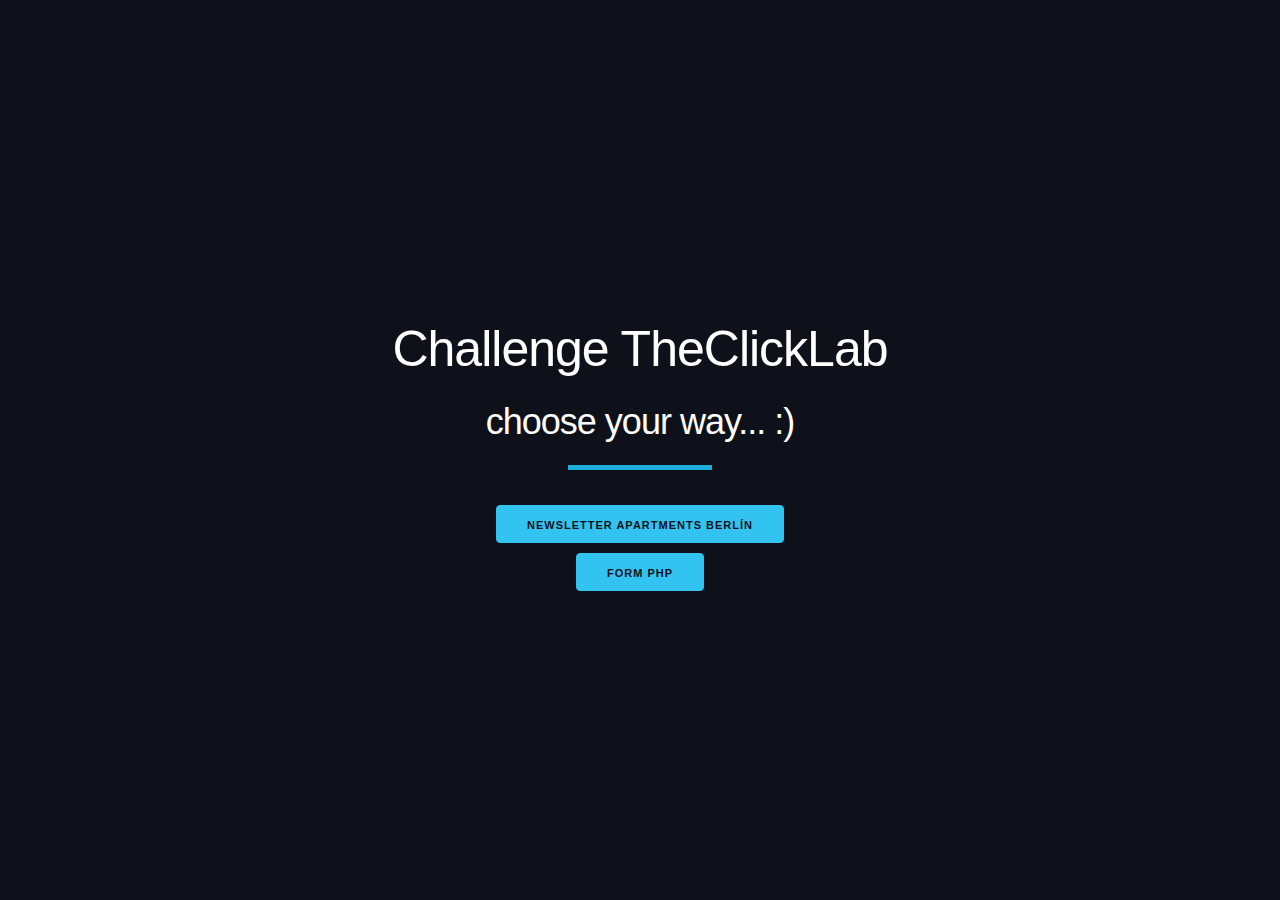
<file: index.html>
<!DOCTYPE html>
<html lang="es">

    <head>
        <meta charset="UTF-8">
        <meta name="viewport" content="width=device-width, initial-scale=1.0">
        <meta http-equiv="X-UA-Compatible" content="ie=edge">
        <link rel="stylesheet" href="./css/styles.css">
        <link rel="stylesheet" href="./css/skeleton.css">
        <title>Challenge TheClickLab</title>
    </head>

    <body>
        <div class="container">
            <div class="row">
                <div class="twelve columns">
                    <h1 class="main-title">Challenge TheClickLab</h1>
                    <h3 class="main-title">choose your way... :)</h3>
                    <hr class="main-title-margin">
                </div>
            </div>

            <div class="row">
                <div class="twelve columns">
                   <a href="./newsletter"><button class="button-primary">NEWSLETTER APARTMENTS BERLÍN</button></a>
                </div>
                <div class="twelve columns">
                    <a href="./formPHP"><button class="button-primary">FORM PHP</button></a>
                </div>
            </div>
        </div>
    </body>

</html>
</file>
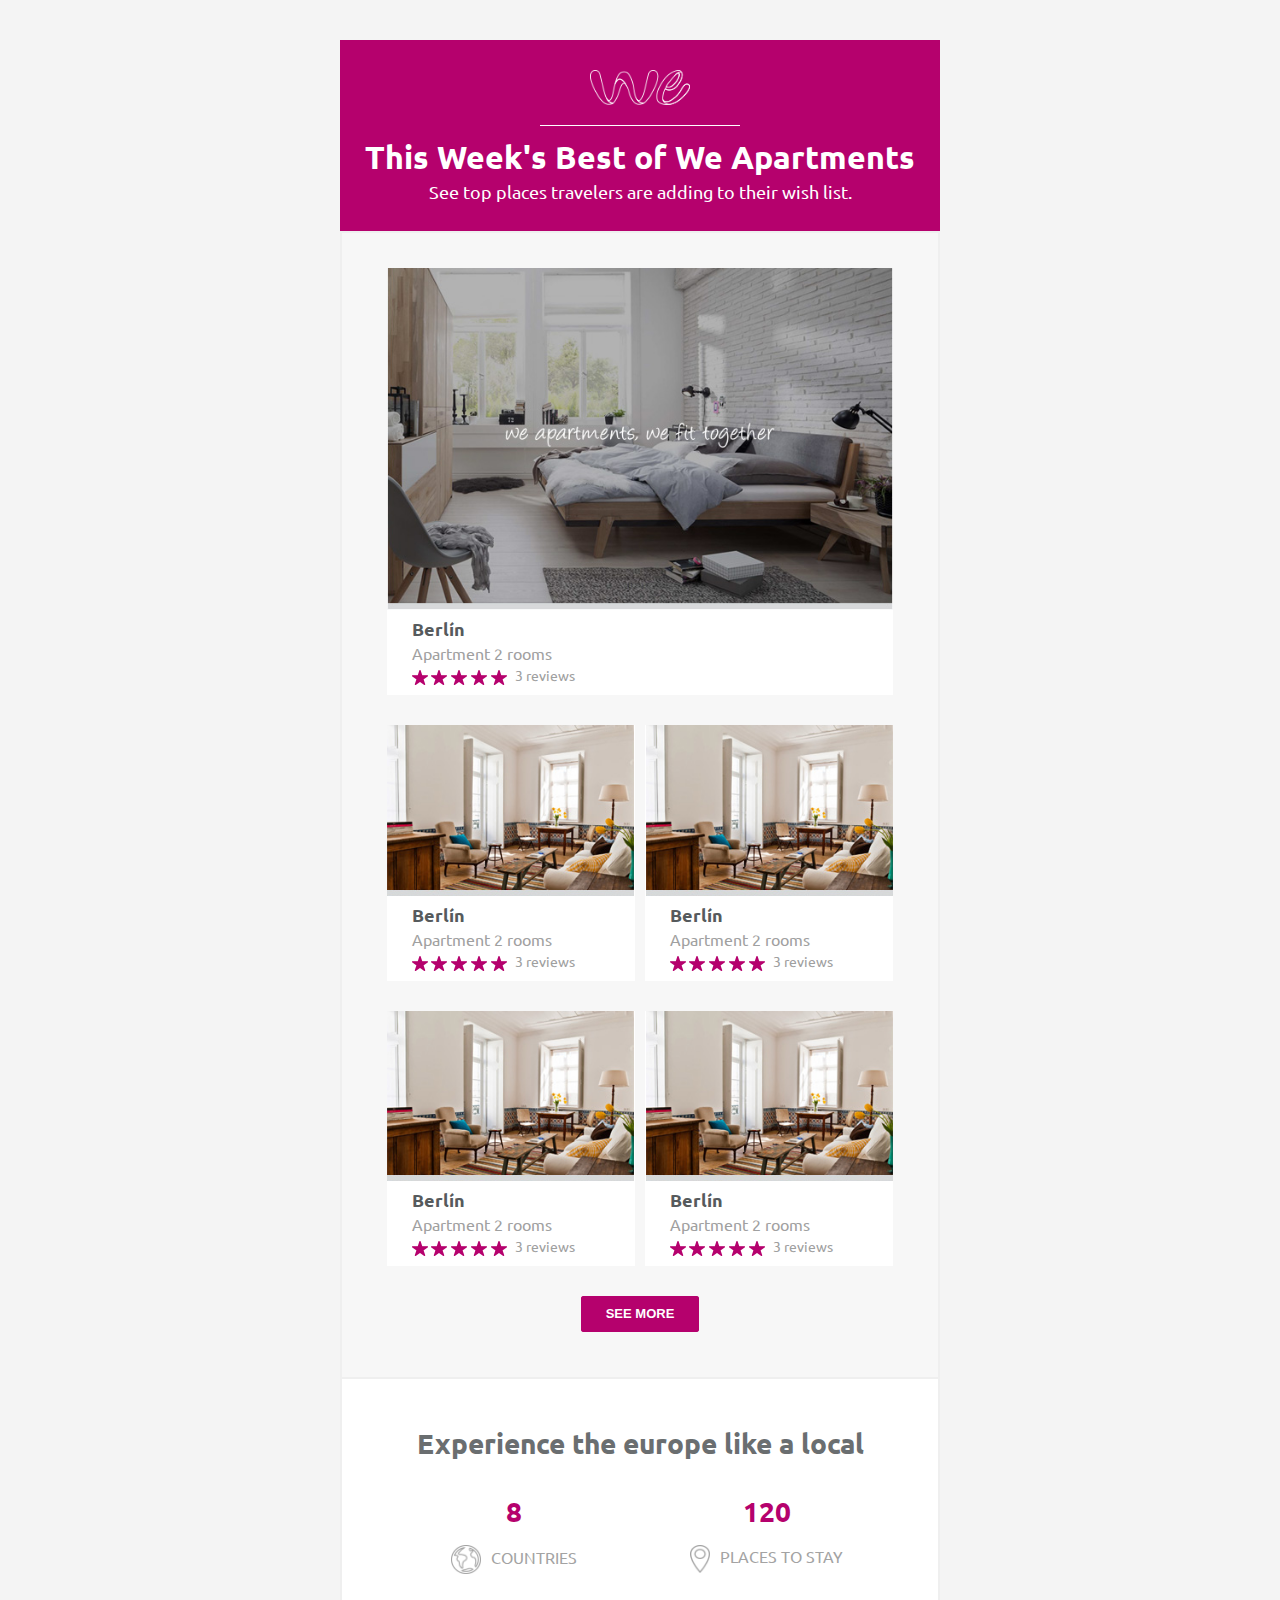
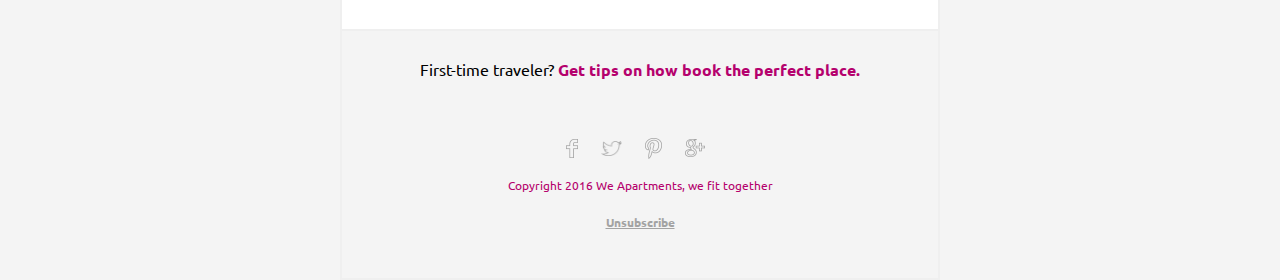
<file: newsletter/index.html>
<!doctype html>
    <html xmlns="http://www.w3.org/1999/xhtml" xmlns:v="urn:schemas-microsoft-com:vml" xmlns:o="urn:schemas-microsoft-com:office:office">
      <head>
        <title>
          Challenge Newsletter TheClickLab
        </title>
        <!--[if !mso]><!-- -->
        <meta http-equiv="X-UA-Compatible" content="IE=edge">
        <!--<![endif]-->
        <meta http-equiv="Content-Type" content="text/html; charset=UTF-8">
        <meta name="viewport" content="width=device-width, initial-scale=1">
        <style type="text/css">
          #outlook a { padding:0; }
          .ReadMsgBody { width:100%; }
          .ExternalClass { width:100%; }
          .ExternalClass * { line-height:100%; }
          body { margin:0;padding:0;-webkit-text-size-adjust:100%;-ms-text-size-adjust:100%; }
          table, td { border-collapse:collapse;mso-table-lspace:0pt;mso-table-rspace:0pt; }
          img { border:0;height:auto;line-height:100%; outline:none;text-decoration:none;-ms-interpolation-mode:bicubic; }
          p { display:block;margin:13px 0; }
        </style>
        <!--[if !mso]><!-->
        <style type="text/css">
          @media only screen and (max-width:480px) {
            @-ms-viewport { width:320px; }
            @viewport { width:320px; }
          }
        </style>
        <!--<![endif]-->
        <!--[if mso]>
        <xml>
        <o:OfficeDocumentSettings>
          <o:AllowPNG/>
          <o:PixelsPerInch>96</o:PixelsPerInch>
        </o:OfficeDocumentSettings>
        </xml>
        <![endif]-->
        <!--[if lte mso 11]>
        <style type="text/css">
          .outlook-group-fix { width:100% !important; }
        </style>
        <![endif]-->
        
      <!--[if !mso]><!-->
        <link href="https://fonts.googleapis.com/css?family=Ubuntu:300,400,500,700" rel="stylesheet" type="text/css">
        <style type="text/css">
          @import url(https://fonts.googleapis.com/css?family=Ubuntu:300,400,500,700);
        </style>
      <!--<![endif]-->

    
        
    <style type="text/css">
      @media only screen and (min-width:480px) {
        .mj-column-per-100 { width:100% !important; max-width: 100%; }
.mj-column-per-49 { width:49% !important; max-width: 49%; }
.mj-column-per-2 { width:2% !important; max-width: 2%; }
.mj-column-per-50 { width:50% !important; max-width: 50%; }
      }
    </style>
    
  
        <style type="text/css">
        
        

    @media only screen and (max-width:480px) {
      table.full-width-mobile { width: 100% !important; }
      td.full-width-mobile { width: auto !important; }
    }
  
        </style>
        <style type="text/css">@media screen and (max-width: 480px) {
        .hide div {
          display: none !important;
        }

      }</style>
        
      </head>
      <body style="background-color:#f4f4f4;">
        
        
      <div
         style="background-color:#f4f4f4;"
      >
        
      
      <!--[if mso | IE]>
      <table
         align="center" border="0" cellpadding="0" cellspacing="0" class="" style="width:600px;" width="600"
      >
        <tr>
          <td style="line-height:0px;font-size:0px;mso-line-height-rule:exactly;">
      <![endif]-->
    
      
      <div  style="Margin:0px auto;max-width:600px;">
        
        <table
           align="center" border="0" cellpadding="0" cellspacing="0" role="presentation" style="width:100%;"
        >
          <tbody>
            <tr>
              <td
                 style="direction:ltr;font-size:0px;padding:40px 0 0 0;text-align:center;"
              >
                <!--[if mso | IE]>
                  <table role="presentation" border="0" cellpadding="0" cellspacing="0">
                <![endif]-->
                  
      <!-- START HEADER ! -->
          <!--[if mso | IE]>
            <tr>
              <td
                 class="" width="600px"
              >
          
      <table
         align="center" border="0" cellpadding="0" cellspacing="0" class="" style="width:600px;" width="600"
      >
        <tr>
          <td style="line-height:0px;font-size:0px;mso-line-height-rule:exactly;">
      <![endif]-->
    
      
      <div  style="background:#b5016d;background-color:#b5016d;Margin:0px auto;max-width:600px;">
        
        <table
           align="center" border="0" cellpadding="0" cellspacing="0" role="presentation" style="background:#b5016d;background-color:#b5016d;width:100%;"
        >
          <tbody>
            <tr>
              <td
                 style="direction:ltr;font-size:0px;padding:20px 0;text-align:center;"
              >
                <!--[if mso | IE]>
                  <table role="presentation" border="0" cellpadding="0" cellspacing="0">
                
        <tr>
      
            <td
               class="" style="vertical-align:top;width:600px;"
            >
          <![endif]-->
            
      <div
         class="mj-column-per-100 outlook-group-fix" style="font-size:0px;text-align:left;direction:ltr;display:inline-block;vertical-align:top;width:100%;"
      >
        
      <table
         border="0" cellpadding="0" cellspacing="0" role="presentation" style="vertical-align:top;" width="100%"
      >
        
            <tr>
              <td
                 align="center" style="font-size:0px;padding:10px 25px;word-break:break-word;"
              >
                
      <table
         border="0" cellpadding="0" cellspacing="0" role="presentation" style="border-collapse:collapse;border-spacing:0px;"
      >
        <tbody>
          <tr>
            <td  style="width:100px;">
              
      <img
         height="auto" src="./assets/logo.png" style="border:0;display:block;outline:none;text-decoration:none;height:auto;width:100%;font-size:13px;" width="100"
      />
    
            </td>
          </tr>
        </tbody>
      </table>
    
              </td>
            </tr>
          
            <tr>
              <td
                 style="font-size:0px;padding:10px 25px;word-break:break-word;"
              >
                
      <p
         style="border-top:solid 1px #FFFFFF;font-size:1;margin:0px auto;width:200px;"
      >
      </p>
      
      <!--[if mso | IE]>
        <table
           align="center" border="0" cellpadding="0" cellspacing="0" style="border-top:solid 1px #FFFFFF;font-size:1;margin:0px auto;width:200px;" role="presentation" width="200px"
        >
          <tr>
            <td style="height:0;line-height:0;">
              &nbsp;
            </td>
          </tr>
        </table>
      <![endif]-->
    
    
              </td>
            </tr>
          
            <tr>
              <td
                 align="center" style="font-size:0px;padding:5px 0 0 0;word-break:break-word;"
              >
                
      <div
         style="font-family:PT Sans, Ubuntu, arial, sans-serif;font-size:32px;font-weight:bold;line-height:1;text-align:center;color:#FFFFFF;"
      >This Week's Best of We Apartments</div>
    
              </td>
            </tr>
          
            <tr>
              <td
                 align="center" style="font-size:0px;padding:10px 25px;word-break:break-word;"
              >
                
      <div
         style="font-family:PT Sans, Ubuntu, arial, sans-serif;font-size:18px;line-height:1;text-align:center;color:#FFFFFF;"
      >See top places travelers are adding to their wish list.</div>
    
              </td>
            </tr>
          
      </table>
    
      </div>
    
          <!--[if mso | IE]>
            </td>
          
        </tr>
      
                  </table>
                <![endif]-->
              </td>
            </tr>
          </tbody>
        </table>
        
      </div>
    
      
      <!--[if mso | IE]>
          </td>
        </tr>
      </table>
      
              </td>
            </tr>
          <![endif]-->
        <!-- END HEADER ! --><!-- START BODY ! -->
          <!--[if mso | IE]>
            <tr>
              <td
                 class="" width="600px"
              >
          
      <table
         align="center" border="0" cellpadding="0" cellspacing="0" class="" style="width:600px;" width="600"
      >
        <tr>
          <td style="line-height:0px;font-size:0px;mso-line-height-rule:exactly;">
      <![endif]-->
    
      
      <div  style="background:#F7f7f7;background-color:#F7f7f7;Margin:0px auto;max-width:600px;">
        
        <table
           align="center" border="0" cellpadding="0" cellspacing="0" role="presentation" style="background:#F7f7f7;background-color:#F7f7f7;width:100%;"
        >
          <tbody>
            <tr>
              <td
                 style="border:2px solid #efefef;direction:ltr;font-size:0px;padding:35px 45px;text-align:center;"
              >
                <!--[if mso | IE]>
                  <table role="presentation" border="0" cellpadding="0" cellspacing="0">
                
        <tr>
      <![endif]-->
      <!-- IMG GRANDE -->
          <!--[if mso | IE]>
            <td
               class="" style="vertical-align:top;width:506px;"
            >
          <![endif]-->
            
      <div
         class="mj-column-per-100 outlook-group-fix" style="font-size:0px;text-align:left;direction:ltr;display:inline-block;vertical-align:top;width:100%;"
      >
        
      <table
         border="0" cellpadding="0" cellspacing="0" role="presentation" style="vertical-align:top;" width="100%"
      >
        
            <tr>
              <td
                 align="center" style="font-size:0px;padding:0px;word-break:break-word;"
              >
                
      <table
         border="0" cellpadding="0" cellspacing="0" role="presentation" style="border-collapse:collapse;border-spacing:0px;"
      >
        <tbody>
          <tr>
            <td  style="width:506px;">
              
      <img
         alt="Main image" height="auto" src="assets/img-1.jpg" style="border:0;display:block;outline:none;text-decoration:none;height:auto;width:100%;font-size:13px;" width="506"
      />
    
            </td>
          </tr>
        </tbody>
      </table>
    
              </td>
            </tr>
          
            <tr>
              <td
                 align="left" style="background:#FFFFFF;font-size:0px;padding:10px 25px;word-break:break-word;"
              >
                
      <div
         style="font-family:PT Sans, Ubuntu, arial, sans-serif;font-size:13px;line-height:1;text-align:left;color:#000000;"
      ><span style="color: #565a5c;font-size: 18px; font-weight: bold;">Berlín</span>
            <span style="display: block; line-height:30px; font-size: 16px; color: #a0a0a0;">
              Apartment 2 rooms
            </span>
            <img src="assets/stars.png" style="padding-right: 5px; vertical-align: middle;" /> <span style="font-size: 14px; color: #a0a0a0;">3 reviews</span></div>
    
              </td>
            </tr>
          
            <tr>
              <td
                 class="hide" style="font-size:0px;word-break:break-word;"
              >
                
      
    <!--[if mso | IE]>
    
        <table role="presentation" border="0" cellpadding="0" cellspacing="0"><tr><td height="30" style="vertical-align:top;height:30px;">
      
    <![endif]-->
  
      <div
         style="height:30px;"
      >
        &nbsp;
      </div>
      
    <!--[if mso | IE]>
    
        </td></tr></table>
      
    <![endif]-->
  
    
              </td>
            </tr>
          
      </table>
    
      </div>
    
          <!--[if mso | IE]>
            </td>
          <![endif]-->
    <!-- 4 IMG PEQUEÑAS -->
          <!--[if mso | IE]>
            <td
               class="" style="vertical-align:top;width:247.94px;"
            >
          <![endif]-->
            
      <div
         class="mj-column-per-49 outlook-group-fix" style="font-size:0px;text-align:left;direction:ltr;display:inline-block;vertical-align:top;width:100%;"
      >
        
      <table
         border="0" cellpadding="0" cellspacing="0" role="presentation" style="background-color:#ffffff;vertical-align:top;" width="100%"
      >
        
            <tr>
              <td
                 align="center" style="font-size:0px;padding:0px;word-break:break-word;"
              >
                
      <table
         border="0" cellpadding="0" cellspacing="0" role="presentation" style="border-collapse:collapse;border-spacing:0px;"
      >
        <tbody>
          <tr>
            <td  style="width:247px;">
              
      <img
         alt="picture 1" height="auto" src="assets/img-2.jpg" style="border:0;display:block;outline:none;text-decoration:none;height:auto;width:100%;font-size:13px;" width="247"
      />
    
            </td>
          </tr>
        </tbody>
      </table>
    
              </td>
            </tr>
          
            <tr>
              <td
                 align="left" style="background:#FFFFFF;font-size:0px;padding:10px 25px;word-break:break-word;"
              >
                
      <div
         style="font-family:PT Sans, Ubuntu, arial, sans-serif;font-size:13px;line-height:1;text-align:left;color:#000000;"
      ><span style="color: #565a5c;font-size: 18px; font-weight: bold;">Berlín</span>
            <span style="display: block; line-height:30px; font-size: 16px; color: #a0a0a0;">
              Apartment 2 rooms
            </span>
            <img src="assets/stars.png" style="padding-right: 5px; vertical-align: middle;" /> <span style="font-size: 14px; color: #a0a0a0;">3 reviews</span></div>
    
              </td>
            </tr>
          
            <tr>
              <td
                 class="hide" style="background:#f7f7f7;font-size:0px;word-break:break-word;"
              >
                
      
    <!--[if mso | IE]>
    
        <table role="presentation" border="0" cellpadding="0" cellspacing="0"><tr><td height="30" style="vertical-align:top;height:30px;">
      
    <![endif]-->
  
      <div
         style="height:30px;"
      >
        &nbsp;
      </div>
      
    <!--[if mso | IE]>
    
        </td></tr></table>
      
    <![endif]-->
  
    
              </td>
            </tr>
          
      </table>
    
      </div>
    
          <!--[if mso | IE]>
            </td>
          
            <td
               class="hide-outlook" style="vertical-align:top;width:10.12px;"
            >
          <![endif]-->
            
      <div
         class="mj-column-per-2 outlook-group-fix hide" style="font-size:0px;text-align:left;direction:ltr;display:inline-block;vertical-align:top;width:100%;"
      >
        
      <table
         border="0" cellpadding="0" cellspacing="0" role="presentation" style="vertical-align:top;" width="100%"
      >
        
      </table>
    
      </div>
    
          <!--[if mso | IE]>
            </td>
          
            <td
               class="" style="vertical-align:top;width:247.94px;"
            >
          <![endif]-->
            
      <div
         class="mj-column-per-49 outlook-group-fix" style="font-size:0px;text-align:left;direction:ltr;display:inline-block;vertical-align:top;width:100%;"
      >
        
      <table
         border="0" cellpadding="0" cellspacing="0" role="presentation" style="background-color:#ffffff;vertical-align:top;" width="100%"
      >
        
            <tr>
              <td
                 align="center" style="font-size:0px;padding:0px;word-break:break-word;"
              >
                
      <table
         border="0" cellpadding="0" cellspacing="0" role="presentation" style="border-collapse:collapse;border-spacing:0px;"
      >
        <tbody>
          <tr>
            <td  style="width:247px;">
              
      <img
         alt="picture 2" height="auto" src="assets/img-2.jpg" style="border:0;display:block;outline:none;text-decoration:none;height:auto;width:100%;font-size:13px;" width="247"
      />
    
            </td>
          </tr>
        </tbody>
      </table>
    
              </td>
            </tr>
          
            <tr>
              <td
                 align="left" style="background:#FFFFFF;font-size:0px;padding:10px 25px;word-break:break-word;"
              >
                
      <div
         style="font-family:PT Sans, Ubuntu, arial, sans-serif;font-size:13px;line-height:1;text-align:left;color:#000000;"
      ><span style="color: #565a5c;font-size: 18px; font-weight: bold;">Berlín</span>
            <span style="display: block; line-height:30px; font-size: 16px; color: #a0a0a0;">
              Apartment 2 rooms
            </span>
            <img src="assets/stars.png" style="padding-right: 5px; vertical-align: middle;" /> <span style="font-size: 14px; color: #a0a0a0;">3 reviews</span></div>
    
              </td>
            </tr>
          
            <tr>
              <td
                 class="hide" style="background:#f7f7f7;font-size:0px;word-break:break-word;"
              >
                
      
    <!--[if mso | IE]>
    
        <table role="presentation" border="0" cellpadding="0" cellspacing="0"><tr><td height="30" style="vertical-align:top;height:30px;">
      
    <![endif]-->
  
      <div
         style="height:30px;"
      >
        &nbsp;
      </div>
      
    <!--[if mso | IE]>
    
        </td></tr></table>
      
    <![endif]-->
  
    
              </td>
            </tr>
          
      </table>
    
      </div>
    
          <!--[if mso | IE]>
            </td>
          
            <td
               class="" style="vertical-align:top;width:247.94px;"
            >
          <![endif]-->
            
      <div
         class="mj-column-per-49 outlook-group-fix" style="font-size:0px;text-align:left;direction:ltr;display:inline-block;vertical-align:top;width:100%;"
      >
        
      <table
         border="0" cellpadding="0" cellspacing="0" role="presentation" style="background-color:#ffffff;vertical-align:top;" width="100%"
      >
        
            <tr>
              <td
                 align="center" style="font-size:0px;padding:0;word-break:break-word;"
              >
                
      <table
         border="0" cellpadding="0" cellspacing="0" role="presentation" style="border-collapse:collapse;border-spacing:0px;"
      >
        <tbody>
          <tr>
            <td  style="width:247px;">
              
      <img
         alt="picture 3" height="auto" src="assets/img-2.jpg" style="border:0;display:block;outline:none;text-decoration:none;height:auto;width:100%;font-size:13px;" width="247"
      />
    
            </td>
          </tr>
        </tbody>
      </table>
    
              </td>
            </tr>
          
            <tr>
              <td
                 align="left" style="background:#FFFFFF;font-size:0px;padding:10px 25px;word-break:break-word;"
              >
                
      <div
         style="font-family:PT Sans, Ubuntu, arial, sans-serif;font-size:13px;line-height:1;text-align:left;color:#000000;"
      ><span style="color: #565a5c;font-size: 18px; font-weight: bold;">Berlín</span>
            <span style="display: block; line-height:30px; font-size: 16px; color: #a0a0a0;">
              Apartment 2 rooms
            </span>
            <img src="assets/stars.png" style="padding-right: 5px; vertical-align: middle;" /> <span style="font-size: 14px; color: #a0a0a0;">3 reviews</span></div>
    
              </td>
            </tr>
          
      </table>
    
      </div>
    
          <!--[if mso | IE]>
            </td>
          
            <td
               class="hide-outlook" style="vertical-align:top;width:10.12px;"
            >
          <![endif]-->
            
      <div
         class="mj-column-per-2 outlook-group-fix hide" style="font-size:0px;text-align:left;direction:ltr;display:inline-block;vertical-align:top;width:100%;"
      >
        
      <table
         border="0" cellpadding="0" cellspacing="0" role="presentation" style="vertical-align:top;" width="100%"
      >
        
      </table>
    
      </div>
    
          <!--[if mso | IE]>
            </td>
          
            <td
               class="" style="vertical-align:top;width:247.94px;"
            >
          <![endif]-->
            
      <div
         class="mj-column-per-49 outlook-group-fix" style="font-size:0px;text-align:left;direction:ltr;display:inline-block;vertical-align:top;width:100%;"
      >
        
      <table
         border="0" cellpadding="0" cellspacing="0" role="presentation" style="background-color:#ffffff;vertical-align:top;" width="100%"
      >
        
            <tr>
              <td
                 align="center" style="font-size:0px;padding:0;word-break:break-word;"
              >
                
      <table
         border="0" cellpadding="0" cellspacing="0" role="presentation" style="border-collapse:collapse;border-spacing:0px;"
      >
        <tbody>
          <tr>
            <td  style="width:247px;">
              
      <img
         alt="picture 4" height="auto" src="assets/img-2.jpg" style="border:0;display:block;outline:none;text-decoration:none;height:auto;width:100%;font-size:13px;" width="247"
      />
    
            </td>
          </tr>
        </tbody>
      </table>
    
              </td>
            </tr>
          
            <tr>
              <td
                 align="left" style="background:#FFFFFF;font-size:0px;padding:10px 25px;word-break:break-word;"
              >
                
      <div
         style="font-family:PT Sans, Ubuntu, arial, sans-serif;font-size:13px;line-height:1;text-align:left;color:#000000;"
      ><span style="color: #565a5c;font-size: 18px; font-weight: bold;">Berlín</span>
            <span style="display: block; line-height:30px; font-size: 16px; color: #a0a0a0;">
              Apartment 2 rooms
            </span>
            <img src="assets/stars.png" style="padding-right: 5px; vertical-align: middle;" /> <span style="font-size: 14px; color: #a0a0a0;">3 reviews</span></div>
    
              </td>
            </tr>
          
      </table>
    
      </div>
    
          <!--[if mso | IE]>
            </td>
          
            <td
               class="" style="vertical-align:top;width:506px;"
            >
          <![endif]-->
            
      <div
         class="mj-column-per-100 outlook-group-fix" style="font-size:0px;text-align:left;direction:ltr;display:inline-block;vertical-align:top;width:100%;"
      >
        
      <table
         border="0" cellpadding="0" cellspacing="0" role="presentation" style="vertical-align:top;" width="100%"
      >
        
            <tr>
              <td
                 style="font-size:0px;word-break:break-word;"
              >
                
      
    <!--[if mso | IE]>
    
        <table role="presentation" border="0" cellpadding="0" cellspacing="0"><tr><td height="20" style="vertical-align:top;height:20px;">
      
    <![endif]-->
  
      <div
         style="height:20px;"
      >
        &nbsp;
      </div>
      
    <!--[if mso | IE]>
    
        </td></tr></table>
      
    <![endif]-->
  
    
              </td>
            </tr>
          
            <tr>
              <td
                 align="center" vertical-align="middle" style="font-size:0px;padding:10px 25px;word-break:break-word;"
              >
                
      <table
         border="0" cellpadding="0" cellspacing="0" role="presentation" style="border-collapse:separate;line-height:100%;"
      >
        <tr>
          <td
             align="center" bgcolor="#b5016d" role="presentation" style="border:none;border-radius:3px;cursor:auto;mso-padding-alt:10px 25px;background:#b5016d;" valign="middle"
          >
            <p
               style="display:inline-block;background:#b5016d;color:white;font-family:PT Sans, arial, sans-serif;font-size:13px;font-weight:bold;line-height:120%;Margin:0;text-decoration:none;text-transform:none;padding:10px 25px;mso-padding-alt:0px;border-radius:3px;"
            >
              SEE MORE
            </p>
          </td>
        </tr>
      </table>
    
              </td>
            </tr>
          
      </table>
    
      </div>
    
          <!--[if mso | IE]>
            </td>
          
        </tr>
      
                  </table>
                <![endif]-->
              </td>
            </tr>
          </tbody>
        </table>
        
      </div>
    
      
      <!--[if mso | IE]>
          </td>
        </tr>
      </table>
      
              </td>
            </tr>
          <![endif]-->
        <!-- END BODY ! --><!-- START STATS SECTION ! -->
          <!--[if mso | IE]>
            <tr>
              <td
                 class="" width="600px"
              >
          
      <table
         align="center" border="0" cellpadding="0" cellspacing="0" class="" style="width:600px;" width="600"
      >
        <tr>
          <td style="line-height:0px;font-size:0px;mso-line-height-rule:exactly;">
      <![endif]-->
    
      
      <div  style="background:#FFFFFF;background-color:#FFFFFF;Margin:0px auto;max-width:600px;">
        
        <table
           align="center" border="0" cellpadding="0" cellspacing="0" role="presentation" style="background:#FFFFFF;background-color:#FFFFFF;width:100%;"
        >
          <tbody>
            <tr>
              <td
                 style="border-left:2px solid #efefef;border-right:2px solid #efefef;direction:ltr;font-size:0px;padding:45px;text-align:center;"
              >
                <!--[if mso | IE]>
                  <table role="presentation" border="0" cellpadding="0" cellspacing="0">
                
        <tr>
      
            <td
               class="" style="vertical-align:top;width:506px;"
            >
          <![endif]-->
            
      <div
         class="mj-column-per-100 outlook-group-fix" style="font-size:0px;text-align:left;direction:ltr;display:inline-block;vertical-align:top;width:100%;"
      >
        
      <table
         border="0" cellpadding="0" cellspacing="0" role="presentation" style="vertical-align:top;" width="100%"
      >
        
            <tr>
              <td
                 align="center" style="font-size:0px;padding:5px 0 0 0;word-break:break-word;"
              >
                
      <div
         style="font-family:PT Sans, Ubuntu, arial, sans-serif;font-size:28px;font-weight:bold;line-height:1;text-align:center;color:#6a6e70;"
      >Experience the europe like a local</div>
    
              </td>
            </tr>
          
            <tr>
              <td
                 style="font-size:0px;word-break:break-word;"
              >
                
      
    <!--[if mso | IE]>
    
        <table role="presentation" border="0" cellpadding="0" cellspacing="0"><tr><td height="30" style="vertical-align:top;height:30px;">
      
    <![endif]-->
  
      <div
         style="height:30px;"
      >
        &nbsp;
      </div>
      
    <!--[if mso | IE]>
    
        </td></tr></table>
      
    <![endif]-->
  
    
              </td>
            </tr>
          
      </table>
    
      </div>
    
          <!--[if mso | IE]>
            </td>
          
            <td
               class="" style="vertical-align:top;width:253px;"
            >
          <![endif]-->
            
      <div
         class="mj-column-per-50 outlook-group-fix" style="font-size:0px;text-align:left;direction:ltr;display:inline-block;vertical-align:top;width:100%;"
      >
        
      <table
         border="0" cellpadding="0" cellspacing="0" role="presentation" style="vertical-align:top;" width="100%"
      >
        
            <tr>
              <td
                 align="center" style="font-size:0px;padding:10px 25px;word-break:break-word;"
              >
                
      <div
         style="font-family:PT Sans, Ubuntu, arial, sans-serif;font-size:28px;font-weight:bold;line-height:1;text-align:center;color:#b5016d;"
      >8</div>
    
              </td>
            </tr>
          
            <tr>
              <td
                 align="center" style="font-size:0px;padding:10px 25px;word-break:break-word;"
              >
                
      <div
         style="font-family:PT Sans, Ubuntu, arial, sans-serif;font-size:16px;line-height:1;text-align:center;color:#a3a3a3;"
      ><img src="assets/world.png" width="30px" style="vertical-align: middle; padding-right: 10px" />COUNTRIES</div>
    
              </td>
            </tr>
          
      </table>
    
      </div>
    
          <!--[if mso | IE]>
            </td>
          
            <td
               class="" style="vertical-align:top;width:253px;"
            >
          <![endif]-->
            
      <div
         class="mj-column-per-50 outlook-group-fix" style="font-size:0px;text-align:left;direction:ltr;display:inline-block;vertical-align:top;width:100%;"
      >
        
      <table
         border="0" cellpadding="0" cellspacing="0" role="presentation" style="vertical-align:top;" width="100%"
      >
        
            <tr>
              <td
                 align="center" style="font-size:0px;padding:10px 25px;word-break:break-word;"
              >
                
      <div
         style="font-family:PT Sans, Ubuntu, arial, sans-serif;font-size:28px;font-weight:bold;line-height:1;text-align:center;color:#b5016d;"
      >120</div>
    
              </td>
            </tr>
          
            <tr>
              <td
                 align="center" style="font-size:0px;padding:10px 25px;word-break:break-word;"
              >
                
      <div
         style="font-family:PT Sans, Ubuntu, arial, sans-serif;font-size:16px;line-height:1;text-align:center;color:#a3a3a3;"
      ><img src="assets/places.png" width="20px" style="vertical-align: middle; padding-right: 10px" />PLACES TO STAY</div>
    
              </td>
            </tr>
          
      </table>
    
      </div>
    
          <!--[if mso | IE]>
            </td>
          
        </tr>
      
                  </table>
                <![endif]-->
              </td>
            </tr>
          </tbody>
        </table>
        
      </div>
    
      
      <!--[if mso | IE]>
          </td>
        </tr>
      </table>
      
              </td>
            </tr>
          <![endif]-->
        <!-- FIRST TIME TRAVELER SECTION ! -->
          <!--[if mso | IE]>
            <tr>
              <td
                 class="" width="600px"
              >
          
      <table
         align="center" border="0" cellpadding="0" cellspacing="0" class="" style="width:600px;" width="600"
      >
        <tr>
          <td style="line-height:0px;font-size:0px;mso-line-height-rule:exactly;">
      <![endif]-->
    
      
      <div  style="Margin:0px auto;max-width:600px;">
        
        <table
           align="center" border="0" cellpadding="0" cellspacing="0" role="presentation" style="width:100%;"
        >
          <tbody>
            <tr>
              <td
                 style="border:2px solid #efefef;direction:ltr;font-size:0px;padding:20px 0;text-align:center;"
              >
                <!--[if mso | IE]>
                  <table role="presentation" border="0" cellpadding="0" cellspacing="0">
                
        <tr>
      
            <td
               class="" style="vertical-align:top;width:596px;"
            >
          <![endif]-->
            
      <div
         class="mj-column-per-100 outlook-group-fix" style="font-size:0px;text-align:left;direction:ltr;display:inline-block;vertical-align:top;width:100%;"
      >
        
      <table
         border="0" cellpadding="0" cellspacing="0" role="presentation" style="vertical-align:top;" width="100%"
      >
        
            <tr>
              <td
                 align="center" style="font-size:0px;padding:10px 25px;word-break:break-word;"
              >
                
      <div
         style="font-family:PT Sans, Ubuntu, arial, sans-serif;font-size:16px;line-height:1;text-align:center;color:#000000;"
      >First-time traveler? <span style="color: #b5016d"><strong>Get tips on how book the perfect place.</strong></span></div>
    
              </td>
            </tr>
          
            <tr>
              <td
                 style="font-size:0px;word-break:break-word;"
              >
                
      
    <!--[if mso | IE]>
    
        <table role="presentation" border="0" cellpadding="0" cellspacing="0"><tr><td height="40" style="vertical-align:top;height:40px;">
      
    <![endif]-->
  
      <div
         style="height:40px;"
      >
        &nbsp;
      </div>
      
    <!--[if mso | IE]>
    
        </td></tr></table>
      
    <![endif]-->
  
    
              </td>
            </tr>
          
      </table>
    
      </div>
    
          <!--[if mso | IE]>
            </td>
          <![endif]-->
    <!-- SOCIAL MEDIA -->
          <!--[if mso | IE]>
            <td
               class="" style="vertical-align:top;width:596px;"
            >
          <![endif]-->
            
      <div
         class="mj-column-per-100 outlook-group-fix" style="font-size:0px;text-align:left;direction:ltr;display:inline-block;vertical-align:top;width:100%;"
      >
        
      <table
         border="0" cellpadding="0" cellspacing="0" role="presentation" style="vertical-align:top;" width="100%"
      >
        
            <tr>
              <td
                 align="center" style="font-size:0px;padding:10px 25px;word-break:break-word;"
              >
                
      <div
         style="font-family:PT Sans, Ubuntu, arial, sans-serif;font-size:13px;line-height:1;text-align:center;color:#000000;"
      ><img src="assets/facebook.png" width="12px" style="vertical-align: middle; padding-right: 20px" />
            <img src="assets/twitter.png" width="21px" style="vertical-align: middle; padding-right: 20px" />
            <img src="assets/pinterest.png" width="17px" style="vertical-align: middle; padding-right: 20px" />
            <img src="assets/google.png" width="20px" style="vertical-align: middle; padding-right: 10px" /></div>
    
              </td>
            </tr>
          
      </table>
    
      </div>
    
          <!--[if mso | IE]>
            </td>
          <![endif]-->
    <!-- COPYRIGHT -->
          <!--[if mso | IE]>
            <td
               class="" style="vertical-align:top;width:596px;"
            >
          <![endif]-->
            
      <div
         class="mj-column-per-100 outlook-group-fix" style="font-size:0px;text-align:left;direction:ltr;display:inline-block;vertical-align:top;width:100%;"
      >
        
      <table
         border="0" cellpadding="0" cellspacing="0" role="presentation" style="vertical-align:top;" width="100%"
      >
        
            <tr>
              <td
                 align="center" style="font-size:0px;padding:10px 25px;word-break:break-word;"
              >
                
      <div
         style="font-family:PT Sans, Ubuntu, arial, sans-serif;font-size:12px;line-height:1;text-align:center;color:#b5016d;"
      >Copyright 2016 We Apartments, we fit together</div>
    
              </td>
            </tr>
          
            <tr>
              <td
                 style="font-size:0px;word-break:break-word;"
              >
                
      
    <!--[if mso | IE]>
    
        <table role="presentation" border="0" cellpadding="0" cellspacing="0"><tr><td height="5" style="vertical-align:top;height:5px;">
      
    <![endif]-->
  
      <div
         style="height:5px;"
      >
        &nbsp;
      </div>
      
    <!--[if mso | IE]>
    
        </td></tr></table>
      
    <![endif]-->
  
    
              </td>
            </tr>
          
      </table>
    
      </div>
    
          <!--[if mso | IE]>
            </td>
          <![endif]-->
    <!-- UNSUSCRIBE -->
          <!--[if mso | IE]>
            <td
               class="" style="vertical-align:top;width:596px;"
            >
          <![endif]-->
            
      <div
         class="mj-column-per-100 outlook-group-fix" style="font-size:0px;text-align:left;direction:ltr;display:inline-block;vertical-align:top;width:100%;"
      >
        
      <table
         border="0" cellpadding="0" cellspacing="0" role="presentation" style="vertical-align:top;" width="100%"
      >
        
            <tr>
              <td
                 align="center" style="font-size:0px;padding:10px 25px;word-break:break-word;"
              >
                
      <div
         style="font-family:PT Sans, Ubuntu, arial, sans-serif;font-size:12px;line-height:1;text-align:center;color:#000000;"
      ><a href="#" target="_blank" style="color:#a3a3a3 "><strong>Unsubscribe</strong></a></div>
    
              </td>
            </tr>
          
            <tr>
              <td
                 style="font-size:0px;word-break:break-word;"
              >
                
      
    <!--[if mso | IE]>
    
        <table role="presentation" border="0" cellpadding="0" cellspacing="0"><tr><td height="20" style="vertical-align:top;height:20px;">
      
    <![endif]-->
  
      <div
         style="height:20px;"
      >
        &nbsp;
      </div>
      
    <!--[if mso | IE]>
    
        </td></tr></table>
      
    <![endif]-->
  
    
              </td>
            </tr>
          
      </table>
    
      </div>
    
          <!--[if mso | IE]>
            </td>
          
        </tr>
      
                  </table>
                <![endif]-->
              </td>
            </tr>
          </tbody>
        </table>
        
      </div>
    
      
      <!--[if mso | IE]>
          </td>
        </tr>
      </table>
      
              </td>
            </tr>
          
                  </table>
                <![endif]-->
              </td>
            </tr>
          </tbody>
        </table>
        
      </div>
    
      
      <!--[if mso | IE]>
          </td>
        </tr>
      </table>
      <![endif]-->
    
    
      </div>
    
      </body>
    </html>
</file>
<file: css/styles.css>
* {
	box-sizing: border-box;
	margin: 0;
	padding: 0;
}

html{
    height: 100%;
}


body {
	background-color: #0f111a;
	color: white !important;
	display: flex;
	flex-direction: column;
	align-items: center;
	justify-content: center;
	min-height: 100%;
}

hr{
	margin-top: 0px !important;
	margin-bottom: 15px !important;
	border-top: 5px solid #1EAEDB !important;
	width: 15% !important;
	text-align: center;
}

h1{
	text-align: center;
}

.row{
	margin-top: 20px;
}

.columns{
	display: flex;
	flex-direction: column;
	align-items: center;
}
</file>
<file: css/skeleton.css>
/*
* Skeleton V2.0.4
* Copyright 2014, Dave Gamache
* www.getskeleton.com
* Free to use under the MIT license.
* http://www.opensource.org/licenses/mit-license.php
* 12/29/2014
*/


/* Table of contents
––––––––––––––––––––––––––––––––––––––––––––––––––
- Grid
- Base Styles
- Typography
- Links
- Buttons
- Forms
- Lists
- Code
- Tables
- Spacing
- Utilities
- Clearing
- Media Queries
*/


/* Grid
–––––––––––––––––––––––––––––––––––––––––––––––––– */
.container {
  position: relative;
  width: 100%;
  max-width: 960px;
  margin: 0 auto;
  padding: 0 20px;
  box-sizing: border-box; }
.column,
.columns {
  width: 100%;
  float: left;
  box-sizing: border-box; }

/* For devices larger than 400px */
@media (min-width: 400px) {
  .container {
    width: 85%;
    padding: 0; }
}

/* For devices larger than 550px */
@media (min-width: 550px) {
  .container {
    width: 80%; }
  .column,
  .columns {
    margin-left: 4%; }
  .column:first-child,
  .columns:first-child {
    margin-left: 0; }

  .one.column,
  .one.columns                    { width: 4.66666666667%; }
  .two.columns                    { width: 13.3333333333%; }
  .three.columns                  { width: 22%;            }
  .four.columns                   { width: 30.6666666667%; }
  .five.columns                   { width: 39.3333333333%; }
  .six.columns                    { width: 48%;            }
  .seven.columns                  { width: 56.6666666667%; }
  .eight.columns                  { width: 65.3333333333%; }
  .nine.columns                   { width: 74.0%;          }
  .ten.columns                    { width: 82.6666666667%; }
  .eleven.columns                 { width: 91.3333333333%; }
  .twelve.columns                 { width: 100%; margin-left: 0; }

  .one-third.column               { width: 30.6666666667%; }
  .two-thirds.column              { width: 65.3333333333%; }

  .one-half.column                { width: 48%; }

  /* Offsets */
  .offset-by-one.column,
  .offset-by-one.columns          { margin-left: 8.66666666667%; }
  .offset-by-two.column,
  .offset-by-two.columns          { margin-left: 17.3333333333%; }
  .offset-by-three.column,
  .offset-by-three.columns        { margin-left: 26%;            }
  .offset-by-four.column,
  .offset-by-four.columns         { margin-left: 34.6666666667%; }
  .offset-by-five.column,
  .offset-by-five.columns         { margin-left: 43.3333333333%; }
  .offset-by-six.column,
  .offset-by-six.columns          { margin-left: 52%;            }
  .offset-by-seven.column,
  .offset-by-seven.columns        { margin-left: 60.6666666667%; }
  .offset-by-eight.column,
  .offset-by-eight.columns        { margin-left: 69.3333333333%; }
  .offset-by-nine.column,
  .offset-by-nine.columns         { margin-left: 78.0%;          }
  .offset-by-ten.column,
  .offset-by-ten.columns          { margin-left: 86.6666666667%; }
  .offset-by-eleven.column,
  .offset-by-eleven.columns       { margin-left: 95.3333333333%; }

  .offset-by-one-third.column,
  .offset-by-one-third.columns    { margin-left: 34.6666666667%; }
  .offset-by-two-thirds.column,
  .offset-by-two-thirds.columns   { margin-left: 69.3333333333%; }

  .offset-by-one-half.column,
  .offset-by-one-half.columns     { margin-left: 52%; }

}


/* Base Styles
–––––––––––––––––––––––––––––––––––––––––––––––––– */
/* NOTE
html is set to 62.5% so that all the REM measurements throughout Skeleton
are based on 10px sizing. So basically 1.5rem = 15px :) */
html {
  font-size: 62.5%; }
body {
  font-size: 1.5em; /* currently ems cause chrome bug misinterpreting rems on body element */
  line-height: 1.6;
  font-weight: 400;
  font-family: "Raleway", "HelveticaNeue", "Helvetica Neue", Helvetica, Arial, sans-serif;
  color: #222; }


/* Typography
–––––––––––––––––––––––––––––––––––––––––––––––––– */
h1, h2, h3, h4, h5, h6 {
  margin-top: 0;
  margin-bottom: 2rem;
  font-weight: 300; }
h1 { font-size: 4.0rem; line-height: 1.2;  letter-spacing: -.1rem;}
h2 { font-size: 3.6rem; line-height: 1.25; letter-spacing: -.1rem; }
h3 { font-size: 3.0rem; line-height: 1.3;  letter-spacing: -.1rem; }
h4 { font-size: 2.4rem; line-height: 1.35; letter-spacing: -.08rem; }
h5 { font-size: 1.8rem; line-height: 1.5;  letter-spacing: -.05rem; }
h6 { font-size: 1.5rem; line-height: 1.6;  letter-spacing: 0; }

/* Larger than phablet */
@media (min-width: 550px) {
  h1 { font-size: 5.0rem; }
  h2 { font-size: 4.2rem; }
  h3 { font-size: 3.6rem; }
  h4 { font-size: 3.0rem; }
  h5 { font-size: 2.4rem; }
  h6 { font-size: 1.5rem; }
}

p {
  margin-top: 0; }


/* Links
–––––––––––––––––––––––––––––––––––––––––––––––––– */
a {
  color: #1EAEDB; }
a:hover {
  color: #0FA0CE; }


/* Buttons
–––––––––––––––––––––––––––––––––––––––––––––––––– */
.button,
button,
input[type="submit"],
input[type="reset"],
input[type="button"] {
  display: inline-block;
  height: 38px;
  padding: 0 30px;
  color: #555;
  text-align: center;
  font-size: 11px;
  font-weight: 600;
  line-height: 38px;
  letter-spacing: .1rem;
  text-transform: uppercase;
  text-decoration: none;
  white-space: nowrap;
  background-color: transparent;
  border-radius: 4px;
  border: 1px solid #bbb;
  cursor: pointer;
  box-sizing: border-box; }
.button:hover,
button:hover,
input[type="submit"]:hover,
input[type="reset"]:hover,
input[type="button"]:hover,
.button:focus,
button:focus,
input[type="submit"]:focus,
input[type="reset"]:focus,
input[type="button"]:focus {
  color: #333;
  border-color: #888;
  outline: 0; }
.button.button-primary,
button.button-primary,
input[type="submit"].button-primary,
input[type="reset"].button-primary,
input[type="button"].button-primary {
  color: #0f111a;
  background-color: #33C3F0;
  border-color: #33C3F0; }
.button.button-primary:hover,
button.button-primary:hover,
input[type="submit"].button-primary:hover,
input[type="reset"].button-primary:hover,
input[type="button"].button-primary:hover,
.button.button-primary:focus,
button.button-primary:focus,
input[type="submit"].button-primary:focus,
input[type="reset"].button-primary:focus,
input[type="button"].button-primary:focus {
  color: #FFFFFF;
  background-color: #1EAEDB;
  border-color: #1EAEDB; }


/* Forms
–––––––––––––––––––––––––––––––––––––––––––––––––– */
input[type="email"],
input[type="number"],
input[type="search"],
input[type="text"],
input[type="tel"],
input[type="url"],
input[type="password"],
textarea,
select {
  height: 38px;
  padding: 6px 10px; /* The 6px vertically centers text on FF, ignored by Webkit */
  background-color: #fff;
  border: 1px solid #D1D1D1;
  border-radius: 4px;
  box-shadow: none;
  box-sizing: border-box; }
/* Removes awkward default styles on some inputs for iOS */
input[type="email"],
input[type="number"],
input[type="search"],
input[type="text"],
input[type="tel"],
input[type="url"],
input[type="password"],
textarea {
  -webkit-appearance: none;
     -moz-appearance: none;
          appearance: none; }
textarea {
  min-height: 65px;
  padding-top: 6px;
  padding-bottom: 6px; }
input[type="email"]:focus,
input[type="number"]:focus,
input[type="search"]:focus,
input[type="text"]:focus,
input[type="tel"]:focus,
input[type="url"]:focus,
input[type="password"]:focus,
textarea:focus,
select:focus {
  border: 1px solid #33C3F0;
  outline: 0; }
label,
legend {
  display: block;
  margin-bottom: .5rem;
  font-weight: 600; }
fieldset {
  padding: 0;
  border-width: 0; }
input[type="checkbox"],
input[type="radio"] {
  display: inline; }
label > .label-body {
  display: inline-block;
  margin-left: .5rem;
  font-weight: normal; }


/* Lists
–––––––––––––––––––––––––––––––––––––––––––––––––– */
ul {
  list-style: circle inside; }
ol {
  list-style: decimal inside; }
ol, ul {
  padding-left: 0;
  margin-top: 0; }
ul ul,
ul ol,
ol ol,
ol ul {
  margin: 1.5rem 0 1.5rem 3rem;
  font-size: 90%; }
li {
  margin-bottom: 1rem; }


/* Code
–––––––––––––––––––––––––––––––––––––––––––––––––– */
code {
  padding: .2rem .5rem;
  margin: 0 .2rem;
  font-size: 90%;
  white-space: nowrap;
  background: #F1F1F1;
  border: 1px solid #E1E1E1;
  border-radius: 4px; }
pre > code {
  display: block;
  padding: 1rem 1.5rem;
  white-space: pre; }


/* Tables
–––––––––––––––––––––––––––––––––––––––––––––––––– */
th,
td {
  padding: 12px 15px;
  text-align: left;
  border-bottom: 1px solid #E1E1E1; }
th:first-child,
td:first-child {
  padding-left: 0; }
th:last-child,
td:last-child {
  padding-right: 0; }


/* Spacing
–––––––––––––––––––––––––––––––––––––––––––––––––– */
button,
.button {
  margin-bottom: 1rem; }
input,
textarea,
select,
fieldset {
  margin-bottom: 1.5rem; }
pre,
blockquote,
dl,
figure,
table,
p,
ul,
ol,
form {
  margin-bottom: 2.5rem; }


/* Utilities
–––––––––––––––––––––––––––––––––––––––––––––––––– */
.u-full-width {
  width: 100%;
  box-sizing: border-box; }
.u-max-full-width {
  max-width: 100%;
  box-sizing: border-box; }
.u-pull-right {
  float: right; }
.u-pull-left {
  float: left; }


/* Misc
–––––––––––––––––––––––––––––––––––––––––––––––––– */
hr {
  margin-top: 3rem;
  margin-bottom: 3.5rem;
  border-width: 0;
  border-top: 1px solid #E1E1E1; }


/* Clearing
–––––––––––––––––––––––––––––––––––––––––––––––––– */

/* Self Clearing Goodness */
.container:after,
.row:after,
.u-cf {
  content: "";
  display: table;
  clear: both; }


/* Media Queries
–––––––––––––––––––––––––––––––––––––––––––––––––– */
/*
Note: The best way to structure the use of media queries is to create the queries
near the relevant code. For example, if you wanted to change the styles for buttons
on small devices, paste the mobile query code up in the buttons section and style it
there.
*/


/* Larger than mobile */
@media (min-width: 400px) {}

/* Larger than phablet (also point when grid becomes active) */
@media (min-width: 550px) {}

/* Larger than tablet */
@media (min-width: 750px) {}

/* Larger than desktop */
@media (min-width: 1000px) {}

/* Larger than Desktop HD */
@media (min-width: 1200px) {}
</file>
